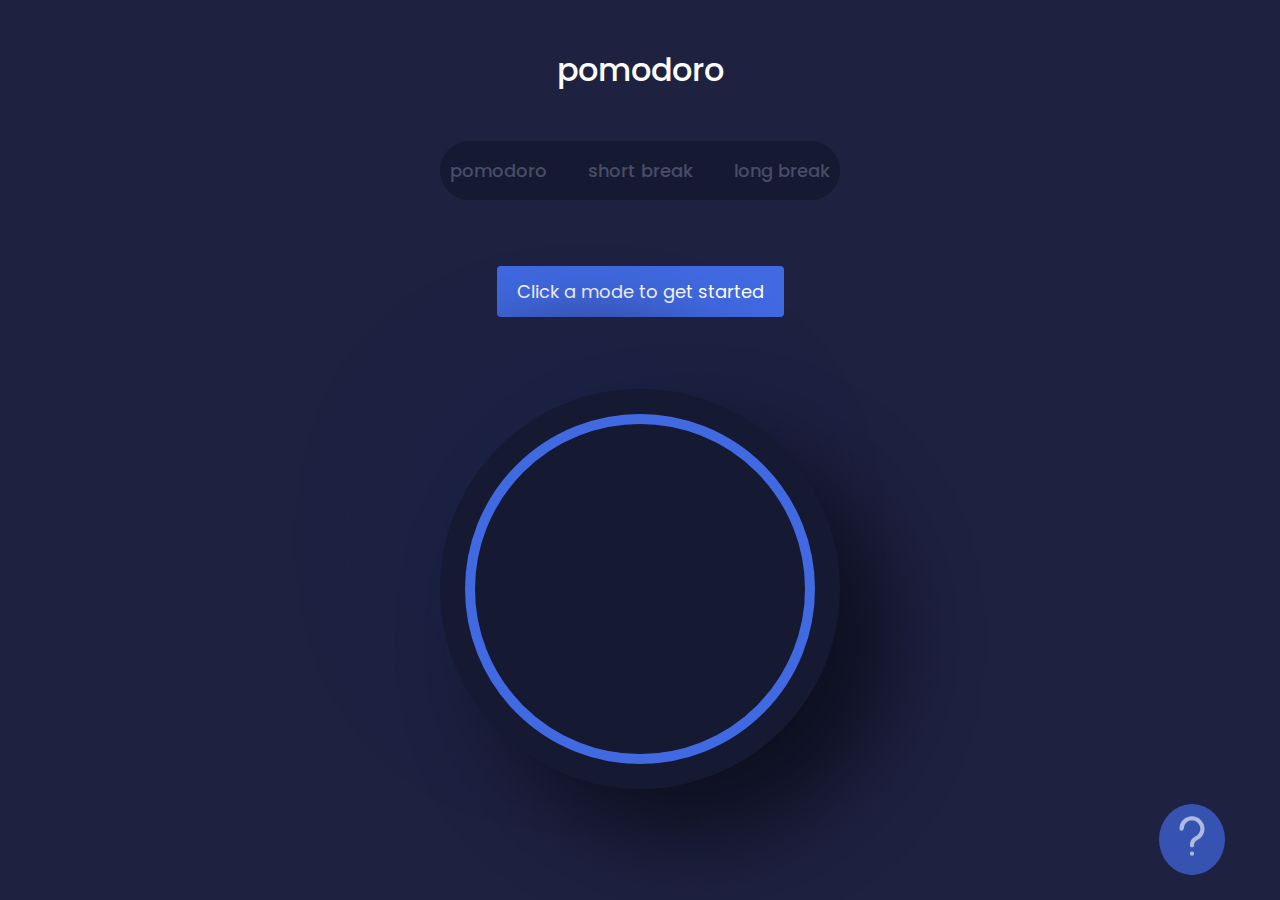
<file: pomodoro/index.html>
<!DOCTYPE html>
<html lang="en">
<head>
  <meta charset="UTF-8" />
  <meta name="viewport" content="width=device-width, initial-scale=1.0" />
  <link rel="preconnect" href="https://fonts.gstatic.com" />
  <link href="https://fonts.googleapis.com/css2?family=Poppins:wght@400;700&display=swap" rel="stylesheet" />
  <link rel="stylesheet" href="src/css/style.css" />
  <title>Pomodoro Timer</title>
</head>
<body>
  <h1 class="main-heading">pomodoro</h1>
  <div class="modes">
    <a class="mode" href="#" data-time="1500">pomodoro</a>
    <a class="mode" href="#" data-time="300">short break</a>
    <a class="mode" href="#" data-time="900">long break</a>
  </div>

  <div class="get-started">
    <p>Click a mode to get started</p>
  </div>
  
  <main>
    <div class="pomodoro">
      <h1 class="pomodoro__time"></h1>
    </div>
  </main>

  <div class="tooltip-container">
    <article class="help__tooltip">
      <img src="./src/question.svg" alt="Question mark" width="50">
      <div class="help__tooltip-content">
        <h4>Pomodoro cycle:</h4>
        <ul>
          <li>Pomodoro</li>
          <li>Short break</li>
          <li>Pomodoro</li>
          <li>Short break</li>
          <li>Pomodoro</li>
          <li>Long break</li>
        </ul>
        <p>Repeat!</p>
      </div>
    </article>
  </div>

  <audio src="./src/sounds/short-alarm-clock-sound.mp3"></audio>

  <script src="src/index.js"></script>
  
</body>
</html>
</file>
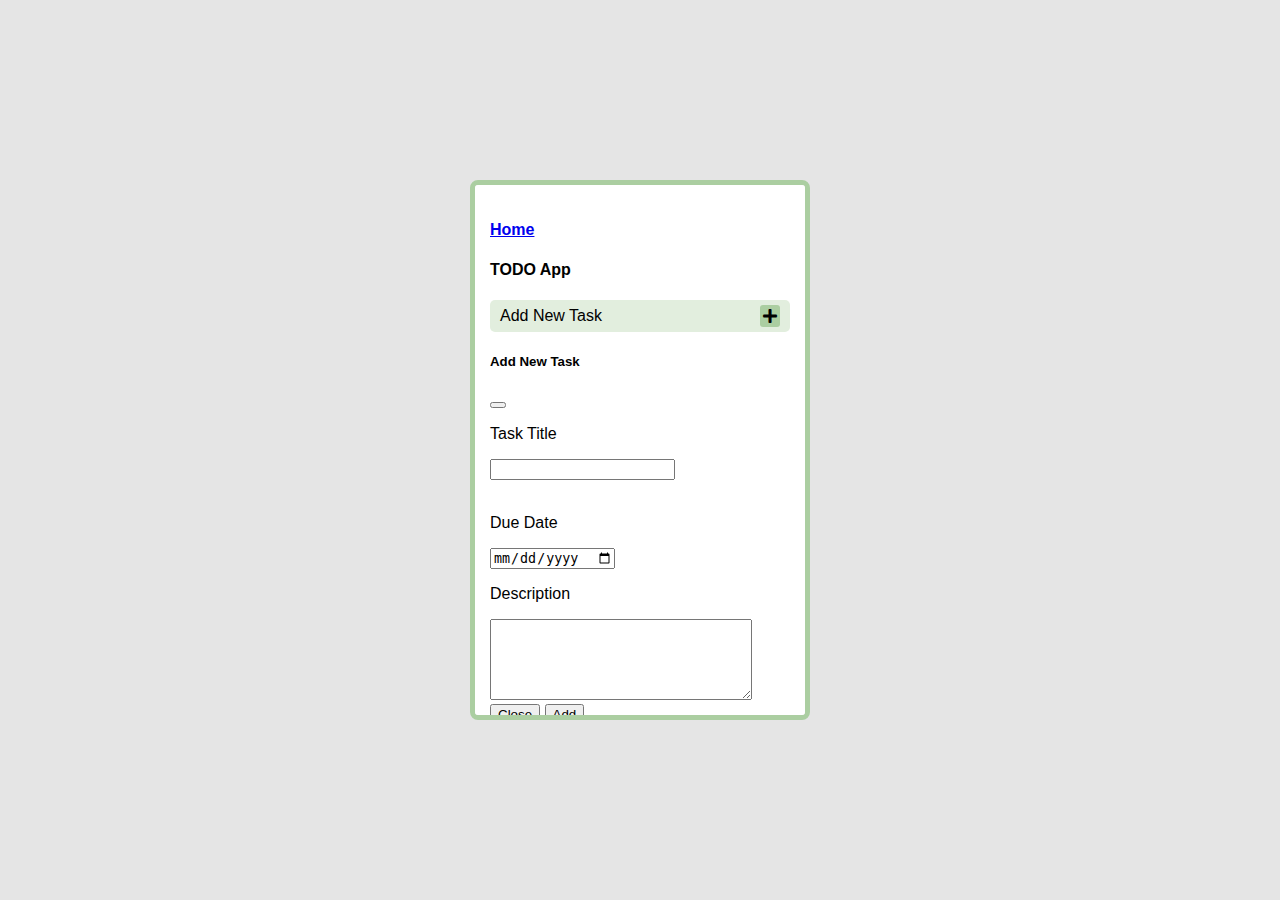
<file: pages/todo.html>
<!DOCTYPE html>
<html lang="en">

<head>
    <link rel="stylesheet" href="https://cdnjs.cloudflare.com/ajax/libs/font-awesome/5.15.4/css/all.min.css" />
    <meta charset="UTF-8">
    <meta http-equiv="X-UA-Compatible" content="IE=edge">
    <meta name="viewport" content="width=device-width, initial-scale=1.0">
    <title>TODO App</title>
    <link href="https://cdn.jsdelivr.net/npm/bootstrap@5.1.3/dist/css/bootstrap.min.css" rel="stylesheet"
    integrity="sha384-1BmE4kWBq78iYhFldvKuhfTAU6auU8tT94WrHftjDbrCEXSU1oBoqyl2QvZ6jIW3" crossorigin="anonymous">
    <link rel="stylesheet" href="../css/todo.css">

</head>

<body>
  <div class="app">
    <h4><a href="../index.html">Home</a></h4>  
    <h4 class="mb-3">TODO App</h4>

    <div id="addNew" data-bs-toggle="modal" data-bs-target="#form">
      <span>Add New Task</span>
      <i class="fas fa-plus"></i>
    </div>

    <!-- Modal -->
    <form class="modal fade" id="form" tabindex="-1" aria-labelledby="exampleModalLabel" aria-hidden="true">
      <div class="modal-dialog">
        <div class="modal-content">
          <div class="modal-header">
            <h5 class="modal-title" id="exampleModalLabel">Add New Task</h5>
            <button type="button" class="btn-close" data-bs-dismiss="modal" aria-label="Close"></button>
          </div>
          <div class="modal-body">
            <p>Task Title</p>
            <input type="text" class="form-control" name="" id="textInput">
            <div id="msg"></div>
            <br>
            <p>Due Date</p>
            <input type="date" class="form-control" name="" id="dateInput">
            <br>
            <p>Description</p>
            <textarea name="" class="form-control" id="textarea" cols="30" rows="5"></textarea>
          </div>
          <div class="modal-footer">
            <button type="button" class="btn btn-secondary" data-bs-dismiss="modal">Close</button>
            <button type="submit" id="add" class="btn btn-primary">Add</button>
          </div>
        </div>
      </div>
    </form>

    <h5 class="text-center my-3">Tasks</h5>

    <div id="tasks">

    </div>
  </div>
</body>
<script src="../js/todo.js"></script>
<script src="https://cdn.jsdelivr.net/npm/bootstrap@5.1.3/dist/js/bootstrap.bundle.min.js"
  integrity="sha384-ka7Sk0Gln4gmtz2MlQnikT1wXgYsOg+OMhuP+IlRH9sENBO0LRn5q+8nbTov4+1p" crossorigin="anonymous"></script>
</html>
</file>
<file: pomodoro/src/css/style.css>
*::before,*::after,*{margin:0;padding:0;-webkit-box-sizing:inherit;box-sizing:inherit}html{-webkit-box-sizing:border-box;box-sizing:border-box;font-size:62.5%}body{display:-webkit-box;display:-ms-flexbox;display:flex;-webkit-box-orient:vertical;-webkit-box-direction:normal;-ms-flex-direction:column;flex-direction:column;-webkit-box-pack:space-evenly;-ms-flex-pack:space-evenly;justify-content:space-evenly;-webkit-box-align:center;-ms-flex-align:center;align-items:center;min-height:90vh;font-family:'Poppins', sans-serif;background-color:#1e2140;color:white}body .main-heading{font-size:3.2rem;font-weight:500}body main{width:40rem;height:40rem;border-radius:50%;text-align:center}body .modes{font-size:1.8rem;padding:1.6rem 1rem;background:#151932;border-radius:10rem}body .modes a{margin-right:2em;text-decoration:none;font-weight:500;color:#484c67;-webkit-transition:all 300ms ease-out;transition:all 300ms ease-out}body .modes a.active{padding:0.5em 1em;border-radius:50px;background-color:#fa6f71;color:#1c2244}body .modes a:last-child{margin-right:0}body .get-started{background:royalblue;padding:1.2rem 2rem;border-radius:0.4rem;font-size:1.8rem;margin-top:2rem}body .pomodoro{display:-webkit-box;display:-ms-flexbox;display:flex;-webkit-box-orient:vertical;-webkit-box-direction:normal;-ms-flex-direction:column;flex-direction:column;-webkit-box-pack:center;-ms-flex-pack:center;justify-content:center;-webkit-box-align:center;-ms-flex-align:center;align-items:center;width:100%;height:100%;position:relative;margin:2.5rem 0;text-align:center;border-radius:50%;background:#151932;-webkit-box-shadow:50px 50px 82px #0e1021, -50px -50px 82px #1c2244;box-shadow:50px 50px 82px #0e1021, -50px -50px 82px #1c2244}body .pomodoro::before{content:'';position:absolute;border:10px solid royalblue;border-radius:50%;width:35rem;height:35rem}body .pomodoro__time{font-size:7rem;font-weight:500}body .pomodoro__state{font-size:2rem;margin-top:1em;padding-left:1em;letter-spacing:1em;text-transform:uppercase}.tooltip-container{position:fixed;bottom:2.5rem;right:5.5rem}.help__tooltip{position:relative;padding:0.8rem;background:rgba(65,105,225,0.7);border-radius:50%;text-align:center}.help__tooltip:hover .help__tooltip-content{opacity:1;visibility:visible}.help__tooltip-content{opacity:0;visibility:hidden;width:15rem;position:absolute;bottom:150%;left:30%;background-color:#151932;font-size:1.4rem;color:#fff;text-align:center;border-radius:6px;padding:1rem;margin-left:-6.5rem;z-index:1;-webkit-transition:visibility 200ms, opacity 200ms ease-in-out;transition:visibility 200ms, opacity 200ms ease-in-out}.help__tooltip-content h4{margin-bottom:0.8rem}.help__tooltip-content ul{list-style:none}.help__tooltip-content ul li:nth-child(even){margin-bottom:0.8rem}.help__tooltip-content::after{content:'';position:absolute;top:100%;left:50%;margin-left:-10px;border-width:10px;border-style:solid;border-color:#151932 transparent transparent transparent}.help__tooltip img{opacity:0.6;cursor:pointer}@media screen and (min-width: 320px) and (max-width: 480px){main{-webkit-transform:scale(0.8);transform:scale(0.8)}body .modes{font-size:1.5rem}}
/*# sourceMappingURL=style.css.map */
</file>
<file: css/todo.css>
body {
  font-family: sans-serif;
  margin: 0 50px;
  background-color: #e5e5e5;
  overflow: hidden;
  display: flex;
  justify-content: center;
  align-items: center;
  height: 100vh;
}

.app {
  background-color: #fff;
  width: 300px;
  height: 500px;
  border: 5px solid #abcea1;
  border-radius: 8px;
  padding: 15px;
  overflow-y: scroll;
}

.app::-webkit-scrollbar {
  width: 0 !important;
}

#addNew {
  display: flex;
  justify-content: space-between;
  align-items: center;
  background-color: rgba(171, 206, 161, 0.35);
  padding: 5px 10px;
  border-radius: 5px;
  cursor: pointer;
}

.fa-plus {
  background-color: #abcea1;
  padding: 3px;
  border-radius: 3px;
}

#tasks {
  display: grid;
  grid-template-columns: 1fr;
  gap: 14px;
}

#tasks div {
  border: 3px solid #abcea1;
  background-color: #e2eede;
  border-radius: 6px;
  padding: 5px;
  display: grid;
  gap: 4px;
}

#tasks div .options {
  justify-self: center;
  display: flex;
  gap: 20px;
}

#tasks div .options i {
  cursor: pointer;
}

#msg {
  color: red;
}
</file>
